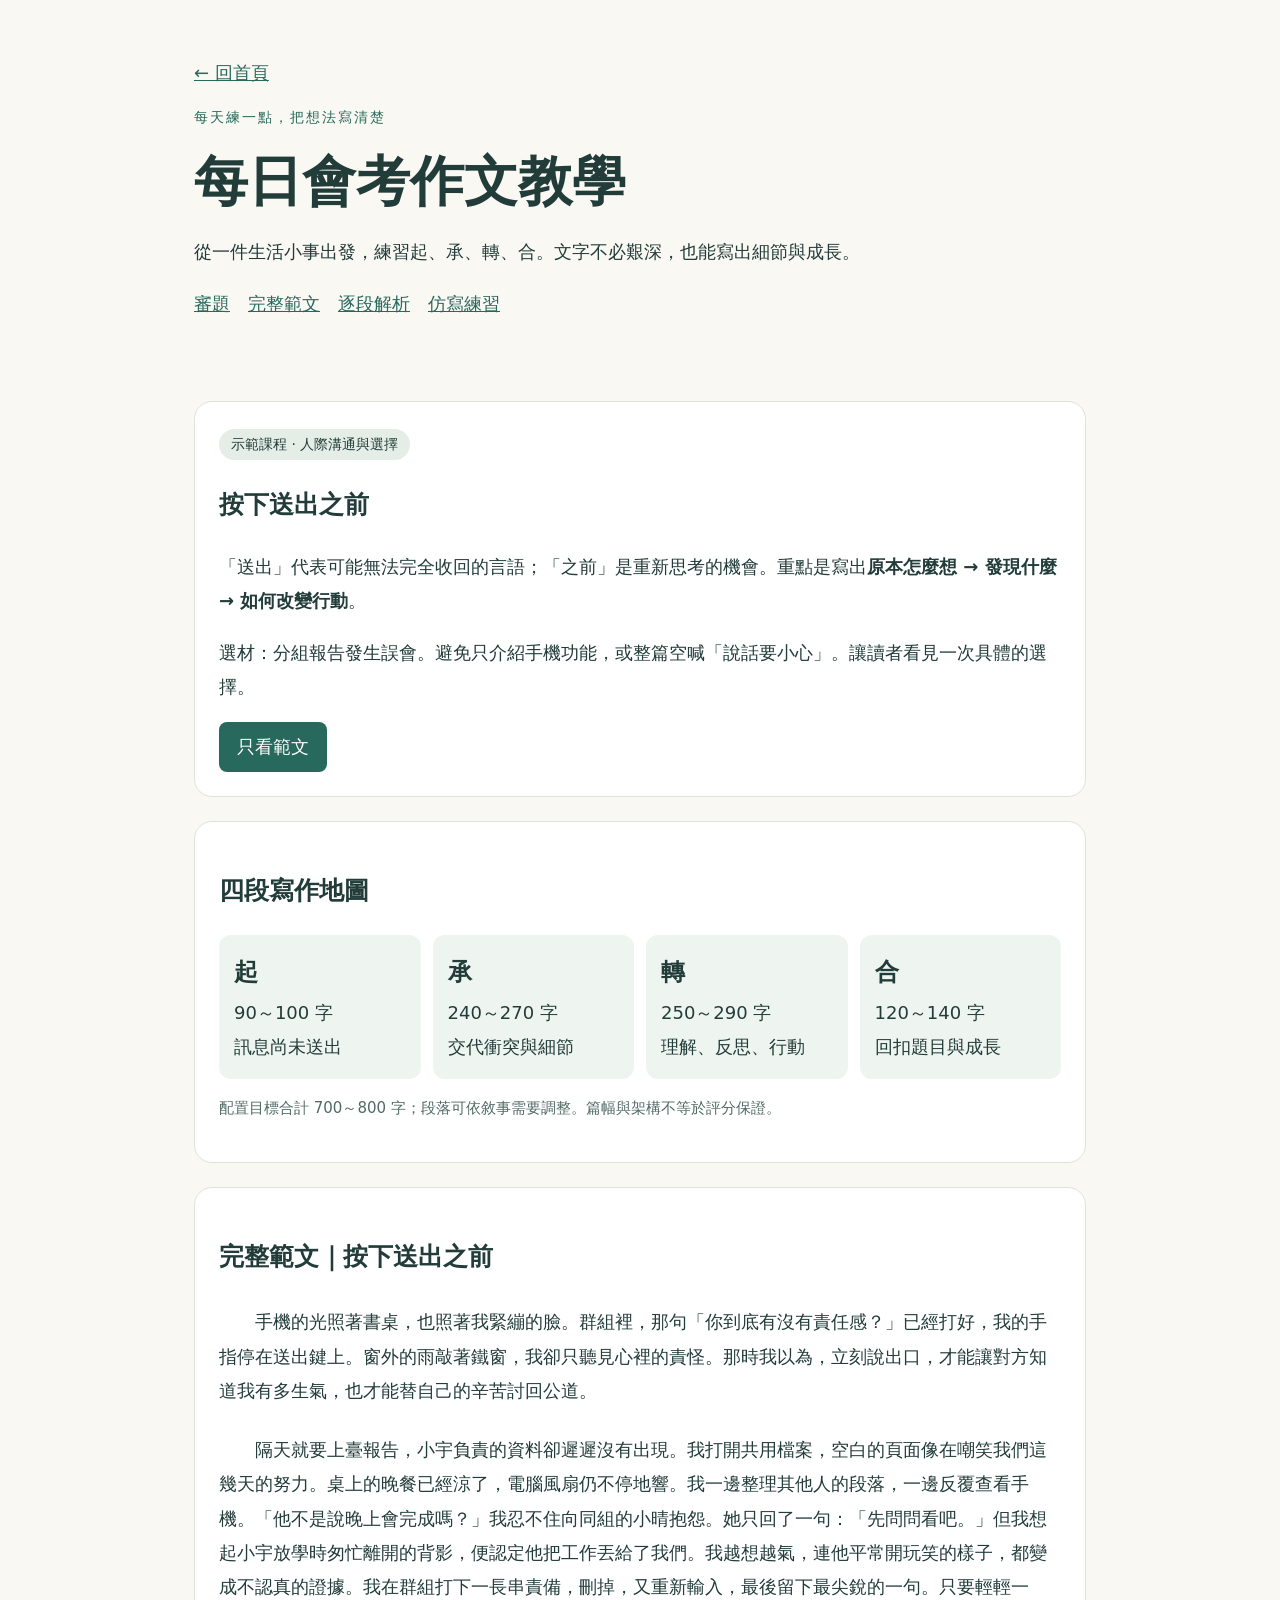
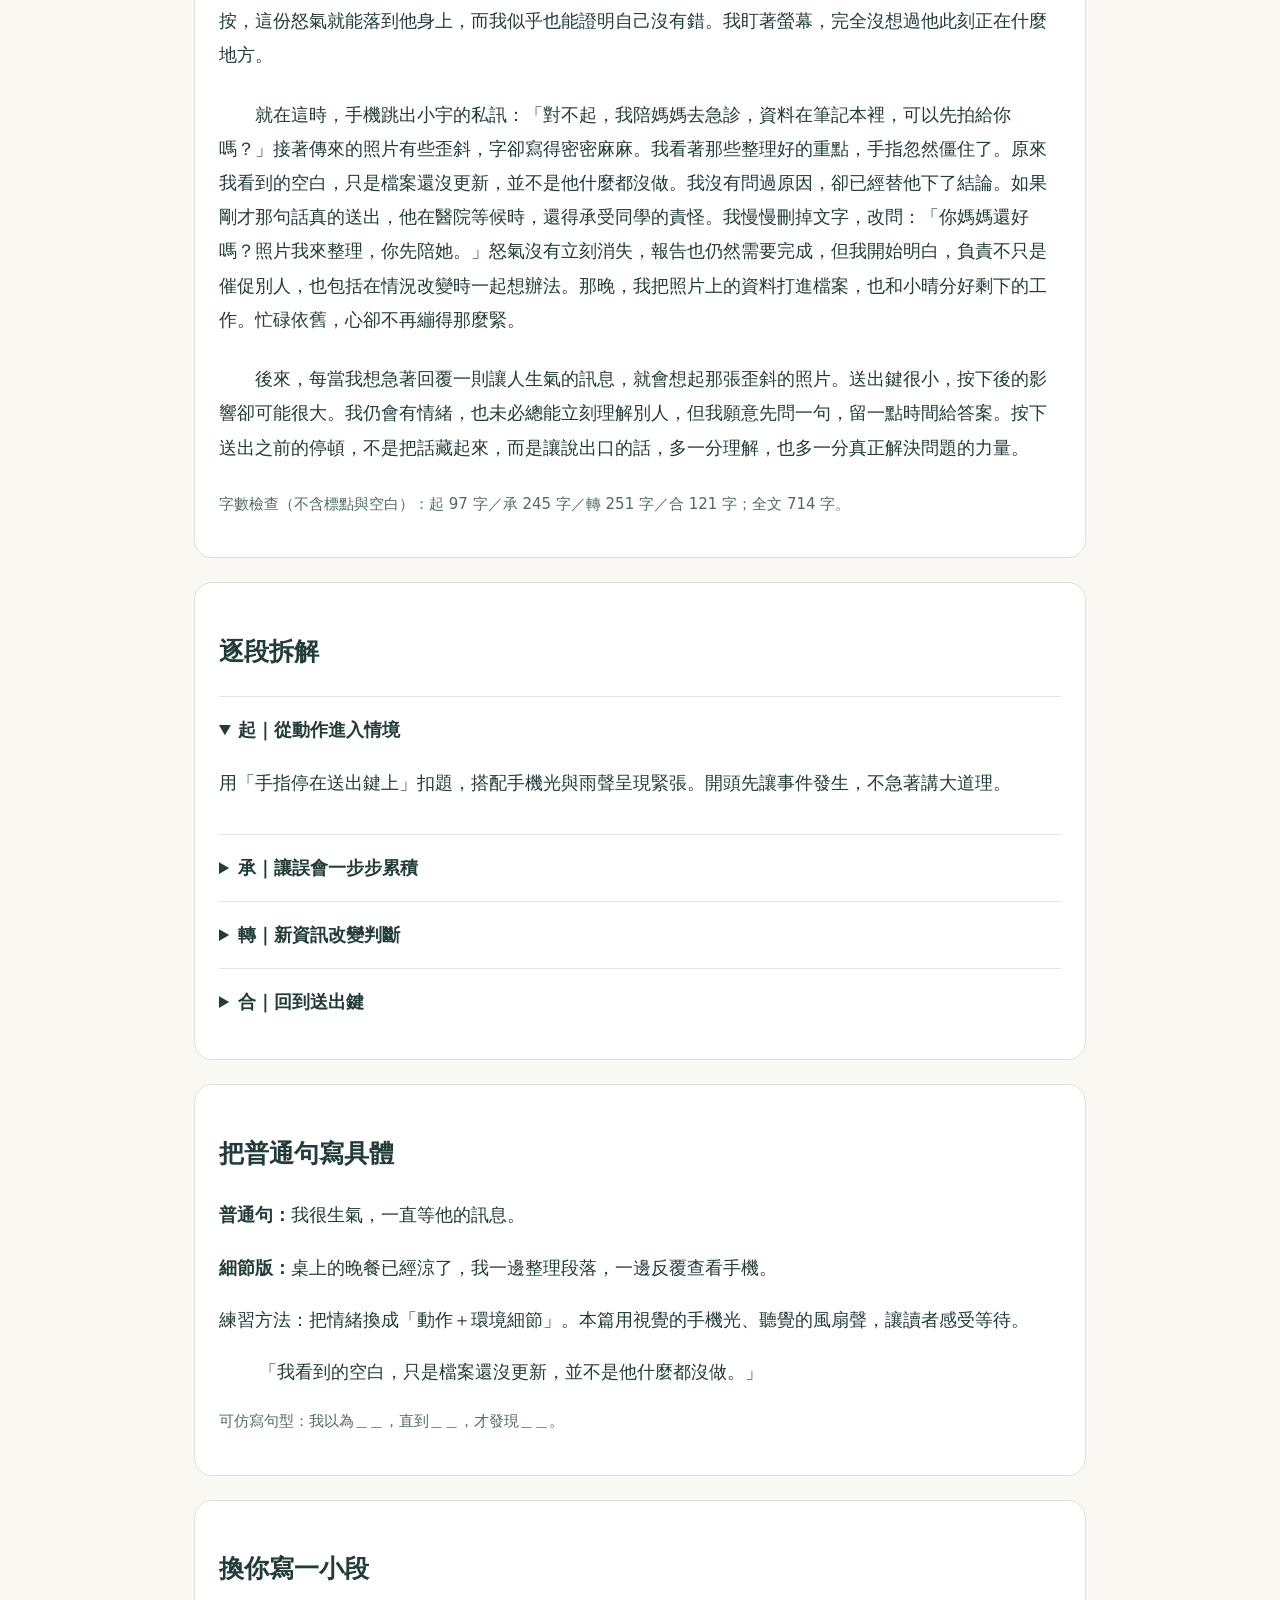
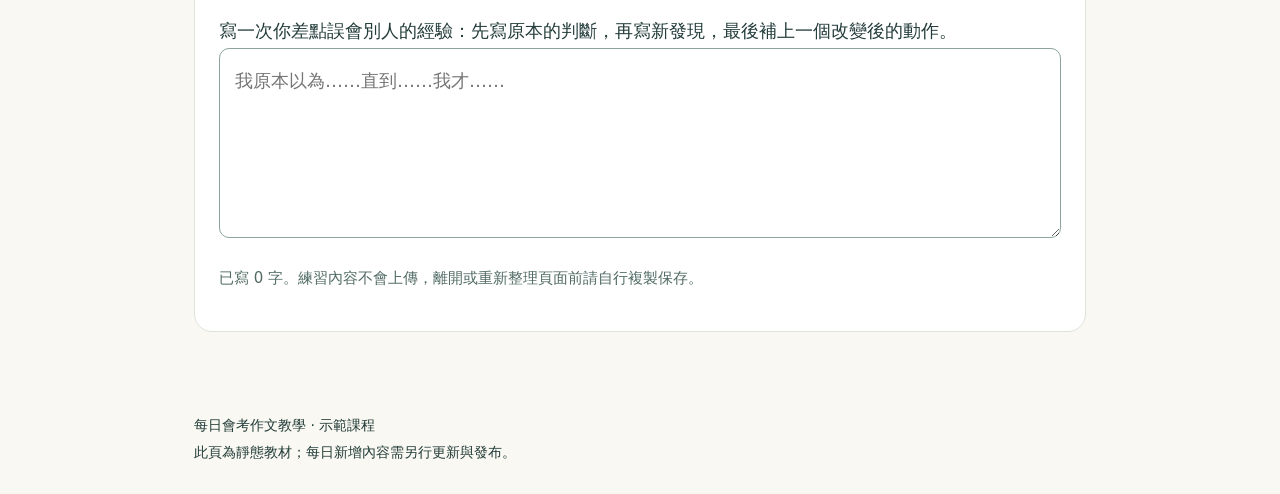
<file: writing.html>
<!doctype html>
<html lang="zh-Hant">
<head>
<meta charset="utf-8"><meta name="viewport" content="width=device-width,initial-scale=1">
<title>每日會考作文教學｜按下送出之前</title>
<style>
:root{color-scheme:light;--ink:#223c39;--green:#28695e;--paper:#faf8f2}*{box-sizing:border-box}body{margin:0;background:var(--paper);color:var(--ink);font:18px/1.9 system-ui,sans-serif}header,main,footer{max-width:940px;margin:auto;padding:28px 24px}header{padding-top:56px}a{color:var(--green)}.eyebrow{letter-spacing:.14em;font-size:14px;color:var(--green)}h1{font-size:clamp(32px,6vw,54px);line-height:1.3;margin:16px 0}h2{font-size:25px}h3{font-size:19px}nav{display:flex;gap:18px;flex-wrap:wrap}section{margin:24px 0;padding:24px;background:white;border:1px solid #dce3db;border-radius:18px}.lead{max-width:700px}.map{display:grid;grid-template-columns:repeat(4,1fr);gap:12px}.map div{background:#eef4ef;border-radius:12px;padding:15px}.map strong{display:block;font-size:24px}.essay p{text-indent:2em;margin:1.4em 0}.essay{font-family:Georgia,"Noto Serif TC",serif}.note{font-size:15px;color:#516b64}.tag{display:inline-block;background:#e4eee6;padding:2px 12px;border-radius:30px;font-size:14px}summary{cursor:pointer;font-weight:650}details{border-top:1px solid #e1e6df;padding:16px 0}button{font:inherit;background:var(--green);color:white;border:0;border-radius:8px;padding:8px 18px;cursor:pointer}button:focus-visible,a:focus-visible,summary:focus-visible{outline:3px solid #d49630;outline-offset:4px}textarea{width:100%;min-height:190px;font:inherit;padding:15px;border:1px solid #8ca59d;border-radius:10px}footer{font-size:14px}.only-essay .teaching{display:none}@media(max-width:650px){.map{grid-template-columns:repeat(2,1fr)}section{padding:18px}header,main,footer{padding-left:18px;padding-right:18px}}@media print{button,nav,.practice{display:none}body{background:white}section{break-inside:avoid;border:0;padding:0}}
</style>
</head>
<body>
<header><a href="./index.html">← 回首頁</a><p class="eyebrow">每天練一點，把想法寫清楚</p><h1>每日會考作文教學</h1><p class="lead">從一件生活小事出發，練習起、承、轉、合。文字不必艱深，也能寫出細節與成長。</p><nav aria-label="課程導覽"><a href="#topic">審題</a><a href="#essay">完整範文</a><a href="#analysis">逐段解析</a><a href="#practice">仿寫練習</a></nav></header>
<main>
<section id="topic"><span class="tag">示範課程 · 人際溝通與選擇</span><h2>按下送出之前</h2><p>「送出」代表可能無法完全收回的言語；「之前」是重新思考的機會。重點是寫出<strong>原本怎麼想 → 發現什麼 → 如何改變行動</strong>。</p><p class="teaching">選材：分組報告發生誤會。避免只介紹手機功能，或整篇空喊「說話要小心」。讓讀者看見一次具體的選擇。</p><button id="toggle" type="button" aria-pressed="false">只看範文</button></section>
<section class="teaching"><h2>四段寫作地圖</h2><div class="map"><div><strong>起</strong>90～100 字<br>訊息尚未送出</div><div><strong>承</strong>240～270 字<br>交代衝突與細節</div><div><strong>轉</strong>250～290 字<br>理解、反思、行動</div><div><strong>合</strong>120～140 字<br>回扣題目與成長</div></div><p class="note">配置目標合計 700～800 字；段落可依敘事需要調整。篇幅與架構不等於評分保證。</p></section>
<section id="essay"><h2>完整範文｜按下送出之前</h2><article class="essay">
<p>手機的光照著書桌，也照著我緊繃的臉。群組裡，那句「你到底有沒有責任感？」已經打好，我的手指停在送出鍵上。窗外的雨敲著鐵窗，我卻只聽見心裡的責怪。那時我以為，立刻說出口，才能讓對方知道我有多生氣，也才能替自己的辛苦討回公道。</p>
<p>隔天就要上臺報告，小宇負責的資料卻遲遲沒有出現。我打開共用檔案，空白的頁面像在嘲笑我們這幾天的努力。桌上的晚餐已經涼了，電腦風扇仍不停地響。我一邊整理其他人的段落，一邊反覆查看手機。「他不是說晚上會完成嗎？」我忍不住向同組的小晴抱怨。她只回了一句：「先問問看吧。」但我想起小宇放學時匆忙離開的背影，便認定他把工作丟給了我們。我越想越氣，連他平常開玩笑的樣子，都變成不認真的證據。我在群組打下一長串責備，刪掉，又重新輸入，最後留下最尖銳的一句。只要輕輕一按，這份怒氣就能落到他身上，而我似乎也能證明自己沒有錯。我盯著螢幕，完全沒想過他此刻正在什麼地方。</p>
<p>就在這時，手機跳出小宇的私訊：「對不起，我陪媽媽去急診，資料在筆記本裡，可以先拍給你嗎？」接著傳來的照片有些歪斜，字卻寫得密密麻麻。我看著那些整理好的重點，手指忽然僵住了。原來我看到的空白，只是檔案還沒更新，並不是他什麼都沒做。我沒有問過原因，卻已經替他下了結論。如果剛才那句話真的送出，他在醫院等候時，還得承受同學的責怪。我慢慢刪掉文字，改問：「你媽媽還好嗎？照片我來整理，你先陪她。」怒氣沒有立刻消失，報告也仍然需要完成，但我開始明白，負責不只是催促別人，也包括在情況改變時一起想辦法。那晚，我把照片上的資料打進檔案，也和小晴分好剩下的工作。忙碌依舊，心卻不再繃得那麼緊。</p>
<p>後來，每當我想急著回覆一則讓人生氣的訊息，就會想起那張歪斜的照片。送出鍵很小，按下後的影響卻可能很大。我仍會有情緒，也未必總能立刻理解別人，但我願意先問一句，留一點時間給答案。按下送出之前的停頓，不是把話藏起來，而是讓說出口的話，多一分理解，也多一分真正解決問題的力量。</p>
</article><p id="count" class="note" aria-live="polite"></p><noscript><p class="note">範文與解析可直接閱讀；啟用 JavaScript 可使用字數統計與閱讀切換。</p></noscript></section>
<section id="analysis" class="teaching"><h2>逐段拆解</h2><details open><summary>起｜從動作進入情境</summary><p>用「手指停在送出鍵上」扣題，搭配手機光與雨聲呈現緊張。開頭先讓事件發生，不急著講大道理。</p></details><details><summary>承｜讓誤會一步步累積</summary><p>空白檔案、涼掉的晚餐、風扇聲，呈現等待的焦躁。「匆忙離開」原本只是動作，卻被主角解讀為不負責任，埋下後文反轉。</p></details><details><summary>轉｜新資訊改變判斷</summary><p>照片帶出真相。先寫自責，再寫刪除訊息、關心同學、分工完成報告，讓改變有具體行動支持。</p></details><details><summary>合｜回到送出鍵</summary><p>呼應開頭的小動作，把一次經驗延伸為日後的溝通選擇。承認仍會生氣，成長才顯得可信。</p></details></section>
<section class="teaching"><h2>把普通句寫具體</h2><p><strong>普通句：</strong>我很生氣，一直等他的訊息。</p><p><strong>細節版：</strong>桌上的晚餐已經涼了，我一邊整理段落，一邊反覆查看手機。</p><p>練習方法：把情緒換成「動作＋環境細節」。本篇用視覺的手機光、聽覺的風扇聲，讓讀者感受等待。</p><blockquote>「我看到的空白，只是檔案還沒更新，並不是他什麼都沒做。」</blockquote><p class="note">可仿寫句型：我以為＿＿，直到＿＿，才發現＿＿。</p></section>
<section id="practice" class="teaching practice"><h2>換你寫一小段</h2><label for="draft">寫一次你差點誤會別人的經驗：先寫原本的判斷，再寫新發現，最後補上一個改變後的動作。</label><textarea id="draft" placeholder="我原本以為……直到……我才……"></textarea><p id="draft-count" class="note" aria-live="polite">已寫 0 字。練習內容不會上傳，離開或重新整理頁面前請自行複製保存。</p></section>
</main><footer>每日會考作文教學 · 示範課程<br>此頁為靜態教材；每日新增內容需另行更新與發布。</footer>
<script>
const count=text=>Array.from(text.replace(/[\s\p{P}\p{S}]/gu,'')).length;
const paragraphs=[...document.querySelectorAll('.essay p')];
const counts=paragraphs.map(p=>count(p.textContent));
document.querySelector('#count').textContent='字數檢查（不含標點與空白）：'+counts.map((n,i)=>['起','承','轉','合'][i]+' '+n+' 字').join('／')+'；全文 '+counts.reduce((a,b)=>a+b,0)+' 字。';
document.querySelector('#toggle').addEventListener('click',event=>{const active=document.body.classList.toggle('only-essay');event.target.setAttribute('aria-pressed',String(active));event.target.textContent=active?'顯示完整教學':'只看範文';});
document.querySelector('#draft').addEventListener('input',event=>{document.querySelector('#draft-count').textContent='已寫 '+count(event.target.value)+' 字。練習內容不會上傳，離開或重新整理頁面前請自行複製保存。';});
</script>
</body></html>
</file>
